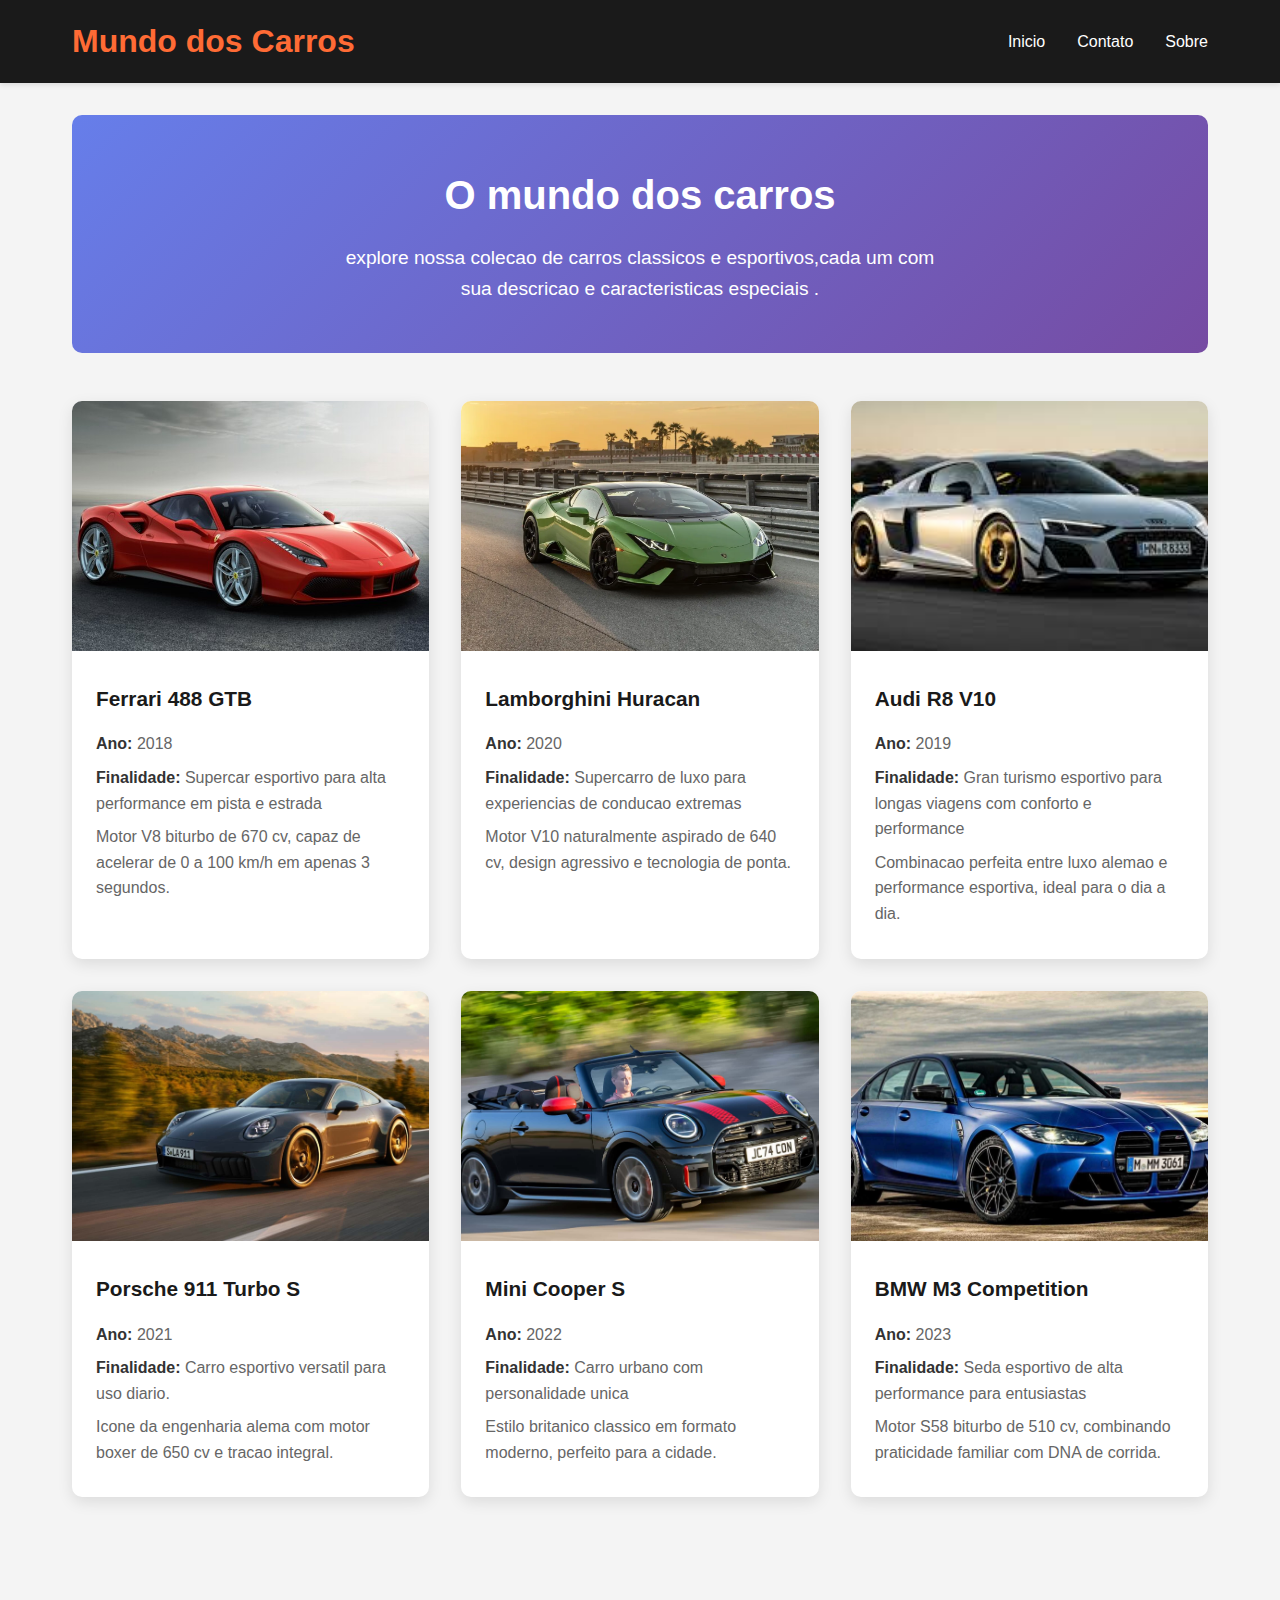
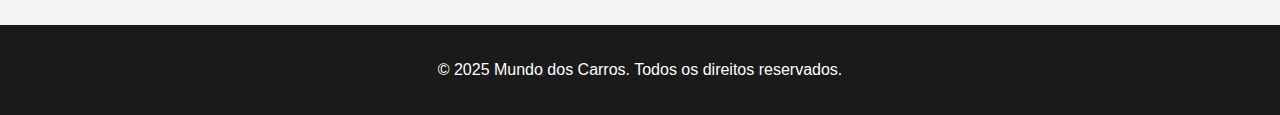
<file: index.html>
<!DOCTYPE html>
<html>
<head>
    <meta charset="UTF-8">
    
    <title>Mundo dos Carros</title>
    <link rel="stylesheet" href="style.css">
</head>
<body>
    <header>
        <nav>
            <h1>Mundo dos Carros</h1>
            <ul>
                <li><a href="index.html">Inicio</a></li>
                <li><a href="contato.html">Contato</a></li>
                <li><a href="sobre.html">Sobre</a></li>
            </ul>
        </nav>
    </header>

    <main>
        <section class="hero">
          <h2>O mundo dos carros</h2>
           <p>explore nossa colecao de carros classicos e esportivos,cada um com sua descricao e caracteristicas especiais .</p>
        </section>

        <section class="cars-grid">
            <div class="car-card">
                <img src="fer.jpg" alt="Ferrari Vermelha">
                <div class="car-info">
                    <h3>Ferrari 488 GTB</h3>
                    <p><strong>Ano:</strong> 2018</p>
                    <p><strong>Finalidade:</strong> Supercar esportivo para alta performance em pista e estrada</p>
                    <p>Motor V8 biturbo de 670 cv, capaz de acelerar de 0 a 100 km/h em apenas 3 segundos.</p>
                </div>
            </div>

            <div class="car-card">
                <img src="hur.webp" alt="Lamborghini verde">
                <div class="car-info">
                    <h3>Lamborghini Huracan</h3>
                    <p><strong>Ano:</strong> 2020</p>
                    <p><strong>Finalidade:</strong> Supercarro de luxo para experiencias de conducao extremas</p>
                    <p>Motor V10 naturalmente aspirado de 640 cv, design agressivo e tecnologia de ponta.</p>
                </div>
            </div>

            <div class="car-card">
                <img src="au.jpg" alt="Audi Preta">
                <div class="car-info">
                    <h3>Audi R8 V10</h3>
                    <p><strong>Ano:</strong> 2019</p>
                    <p><strong>Finalidade:</strong> Gran turismo esportivo para longas viagens com conforto e performance</p>
                    <p>Combinacao perfeita entre luxo alemao e performance esportiva, ideal para o dia a dia.</p>
                </div>
            </div>

            <div class="car-card">
                <img src="911.jpg" alt="Porsche preta">
                <div class="car-info">
                    <h3>Porsche 911 Turbo S</h3>
                    <p><strong>Ano:</strong> 2021</p>
                    <p><strong>Finalidade:</strong> Carro esportivo versatil para uso diario.</p>
                    <p>Icone da engenharia alema com motor boxer de 650 cv e tracao integral.</p>
                </div>
            </div>

            <div class="car-card">
                <img src="mini.jpg" alt="Mini Cooper">
                <div class="car-info">
                    <h3>Mini Cooper S</h3>
                    <p><strong>Ano:</strong> 2022</p>
                    <p><strong>Finalidade:</strong> Carro urbano  com personalidade unica</p>
                    <p>Estilo britanico classico em formato moderno, perfeito para a cidade.</p>
                </div>
            </div>

            <div class="car-card">
                <img src="bmw.webp" alt="BMW Azul">
                <div class="car-info">
                    <h3>BMW M3 Competition</h3>
                    <p><strong>Ano:</strong> 2023</p>
                    <p><strong>Finalidade:</strong> Seda esportivo de alta performance para entusiastas</p>
                    <p>Motor S58 biturbo de 510 cv, combinando praticidade familiar com DNA de corrida.</p>
                </div>
            </div>
        </section>
    </main>

    <footer>
        <p>&copy; 2025 Mundo dos Carros. Todos os direitos reservados.</p>
    </footer>
</body>
</html>
</file>
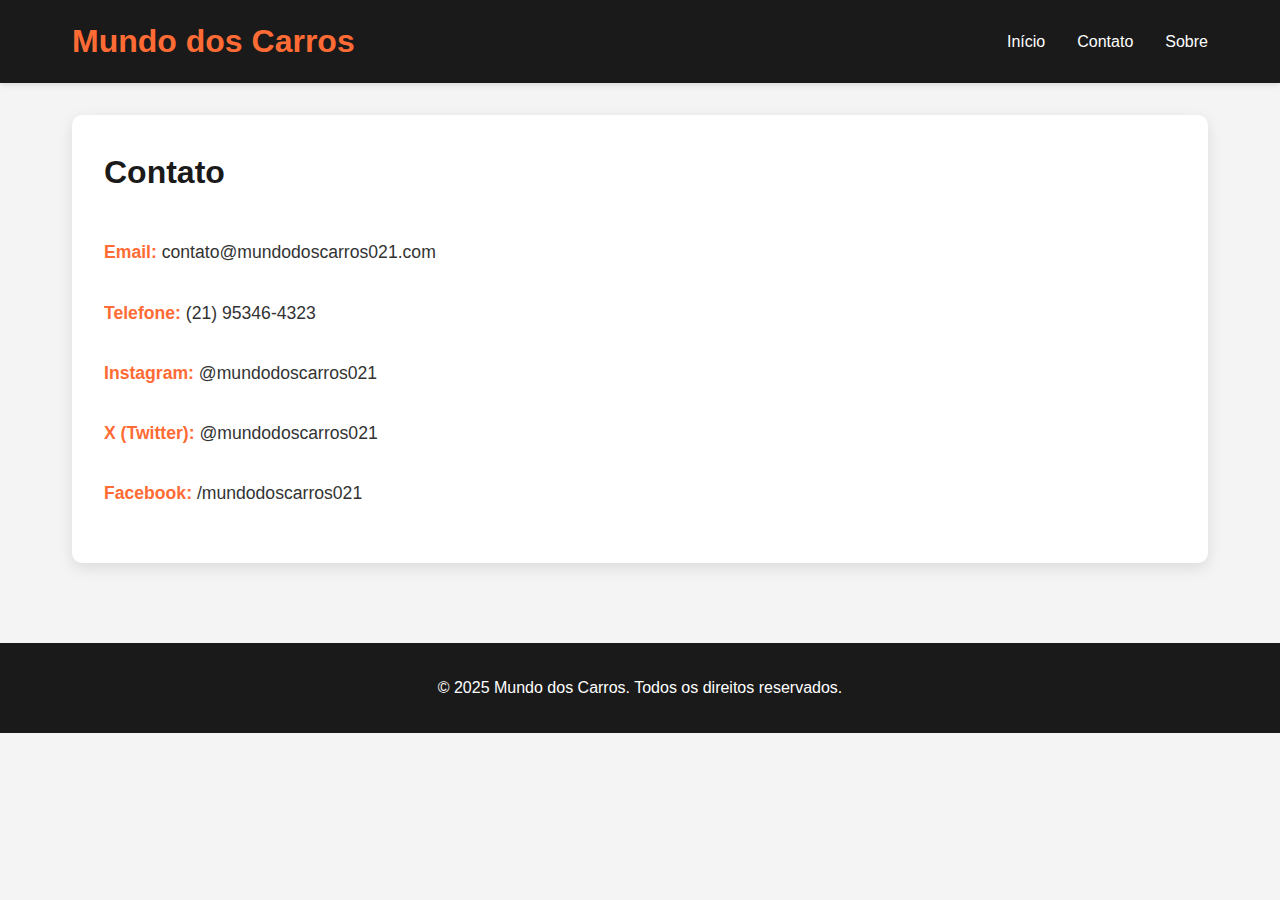
<file: contato.html>
<!DOCTYPE html>
<html>
<head>
    <meta charset="UTF-8">
   
    <title>Contato - Mundo dos Carros</title>
    <link rel="stylesheet" href="style.css">
</head>
<body>
    <header>
        <nav>
            <h1>Mundo dos Carros</h1>
            <ul>
                <li><a href="index.html">Início</a></li>
                <li><a href="contato.html">Contato</a></li>
                <li><a href="sobre.html">Sobre</a></li>
            </ul>
        </nav>
    </header>

    <main>
        <section class="contact-section-basic">
            <h2>Contato</h2>
            
            <div class="contact-info-basic">
                <p><strong>Email:</strong> contato@mundodoscarros021.com</p>
                <p><strong>Telefone:</strong> (21) 95346-4323</p>
                <p><strong>Instagram:</strong> @mundodoscarros021</p>
                <p><strong>X (Twitter):</strong> @mundodoscarros021</p>
                <p><strong>Facebook:</strong> /mundodoscarros021</p>
            </div>
        </section>
    </main>
    
 

    <footer>
        <p>&copy; 2025 Mundo dos Carros. Todos os direitos reservados.</p>
    </footer>
</body>
</html>
</file>
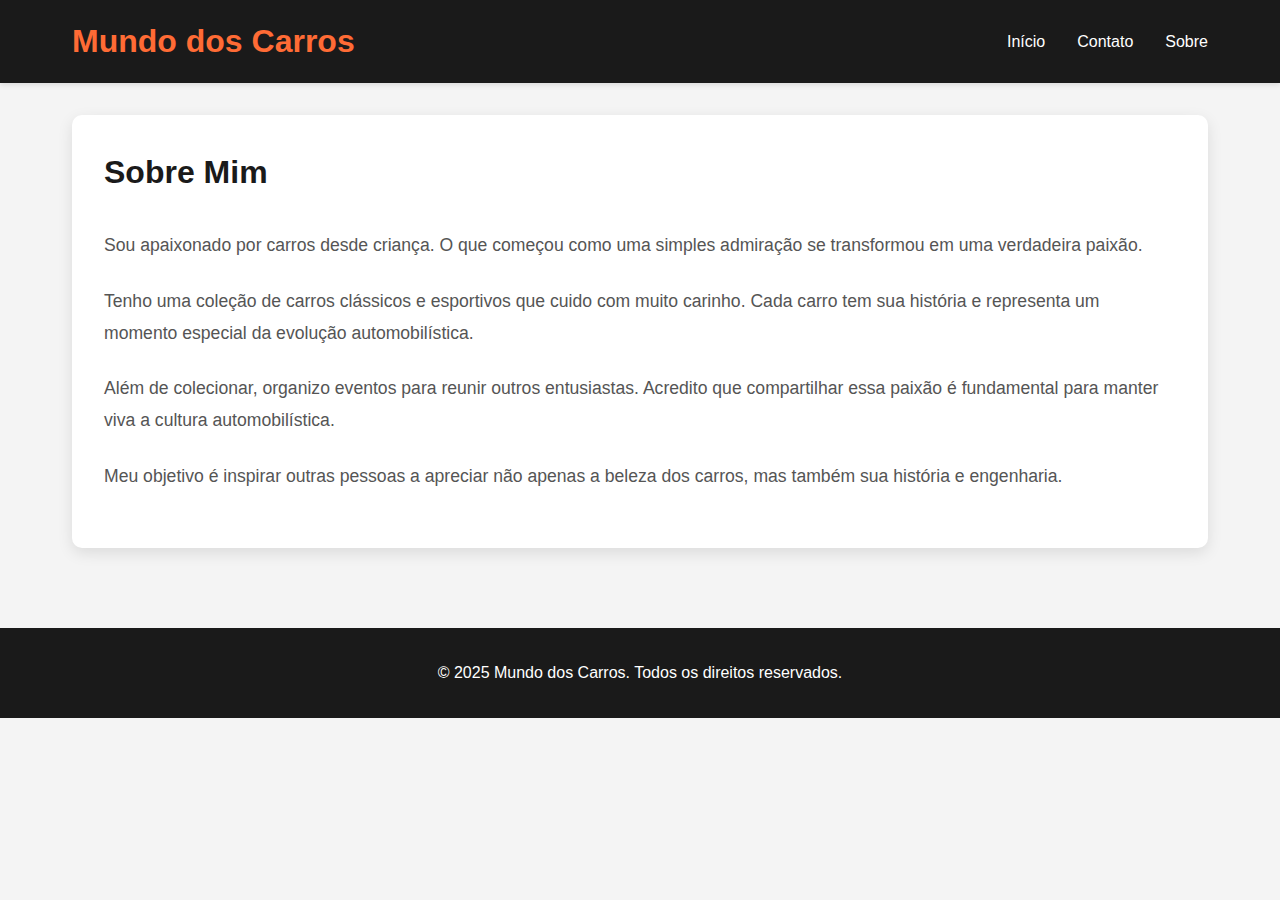
<file: sobre.html>
<!DOCTYPE html>
<html>
<head>
    <meta charset="UTF-8">
    <title>Sobre - Mundo dos Carros</title>
    <link rel="stylesheet" href="style.css">
</head>
<body>
    <header>
        <nav>
            <h1>Mundo dos Carros</h1>
            <ul>
                <li><a href="index.html">Início</a></li>
                <li><a href="contato.html">Contato</a></li>
                <li><a href="sobre.html">Sobre</a></li>
            </ul>
        </nav>
    </header>

    <main>
        <section class="about-section-basic">
            <h2>Sobre Mim</h2>
            
            <div class="about-content-basic">
                <p>Sou apaixonado por carros desde criança. O que começou como uma simples admiração se transformou em uma verdadeira paixão.</p>
                
                <p>Tenho uma coleção de carros clássicos e esportivos que cuido com muito carinho. Cada carro tem sua história e representa um momento especial da evolução automobilística.</p>
                
                <p>Além de colecionar, organizo eventos para reunir outros entusiastas. Acredito que compartilhar essa paixão é fundamental para manter viva a cultura automobilística.</p>
                
                <p>Meu objetivo é inspirar outras pessoas a apreciar não apenas a beleza dos carros, mas também sua história e engenharia.</p>
            </div>
        </section>
    </main>

    <footer>
        <p>&copy; 2025 Mundo dos Carros. Todos os direitos reservados.</p>
    </footer>
</body>
</html>
</file>
<file: style.css>
* {
    margin: 0;
    padding: 0;
    box-sizing: border-box;
}

body {
    font-family: 'Arial', sans-serif;
    line-height: 1.6;
    color: #333;
    background-color: #f4f4f4;
}


header {
    background-color: #1a1a1a;
    color: white;
    padding: 1rem 0;
    box-shadow: 0 2px 5px rgba(0,0,0,0.1);
}

nav {
    max-width: 1200px;
    margin: 0 auto;
    padding: 0 2rem;
    display: flex;
    justify-content: space-between;
    align-items: center;
}

nav h1 {
    font-size: 2rem;
    color: #ff6b35;
}

nav ul {
    list-style: none;
    display: flex;
    gap: 2rem;
}

nav a {
    color: white;
    text-decoration: none;
    font-weight: 500;
    transition: color 0.3s ease;
}

nav a:hover {
    color: #ff6b35;
}


main {
    max-width: 1200px;
    margin: 0 auto;
    padding: 2rem;
}


.hero {
    text-align: center;
    padding: 3rem 0;
    background: linear-gradient(135deg, #667eea 0%, #764ba2 100%);
    color: white;
    border-radius: 10px;
    margin-bottom: 3rem;
}

.hero h2 {
    font-size: 2.5rem;
    margin-bottom: 1rem;
}

.hero p {
    font-size: 1.2rem;
    max-width: 600px;
    margin: 0 auto;
}


.cars-grid {
    display: grid;
    grid-template-columns: repeat(auto-fit, minmax(350px, 1fr));
    gap: 2rem;
    margin-bottom: 3rem;
}

.car-card {
    background: white;
    border-radius: 10px;
    overflow: hidden;
    box-shadow: 0 5px 15px rgba(0,0,0,0.1);
    transition: transform 0.3s ease, box-shadow 0.3s ease;
}

.car-card:hover {
    transform: translateY(-5px);
    box-shadow: 0 10px 25px rgba(0,0,0,0.2);
}

.car-card img {
    width: 100%;
    height: 250px;
    object-fit: cover;
}

.car-info {
    padding: 1.5rem;
}

.car-info h3 {
    color: #1a1a1a;
    margin-bottom: 1rem;
    font-size: 1.3rem;
}

.car-info p {
    margin-bottom: 0.5rem;
    color: #666;
}

.car-info p strong {
    color: #333;
}


.contact-section-basic {
    background: white;
    padding: 2rem;
    border-radius: 10px;
    box-shadow: 0 5px 15px rgba(0,0,0,0.1);
}

.contact-section-basic h2 {
    margin-bottom: 2rem;
    color: #1a1a1a;
    font-size: 2rem;
}

.contact-info-basic {
    font-size: 1.1rem;
}

.contact-info-basic p {
    margin-bottom: 1rem;
    padding: 0.5rem 0;
}

.contact-info-basic strong {
    color: #ff6b35;
}


.about-section-basic {
    background: white;
    padding: 2rem;
    border-radius: 10px;
    box-shadow: 0 5px 15px rgba(0,0,0,0.1);
}

.about-section-basic h2 {
    margin-bottom: 2rem;
    color: #1a1a1a;
    font-size: 2rem;
}

.about-content-basic {
    font-size: 1.1rem;
    line-height: 1.8;
}

.about-content-basic p {
    margin-bottom: 1.5rem;
    color: #555;
}


footer {
    background-color: #1a1a1a;
    color: white;
    text-align: center;
    padding: 2rem 0;
    margin-top: 3rem;
}


@media (max-width: 768px) {
    nav {
        flex-direction: column;
        gap: 1rem;
    }

    nav ul {
        gap: 1rem;
    }

    .hero h2 {
        font-size: 2rem;
    }

    .cars-grid {
        grid-template-columns: 1fr;
    }

    main {
        padding: 1rem;
    }
}
</file>
